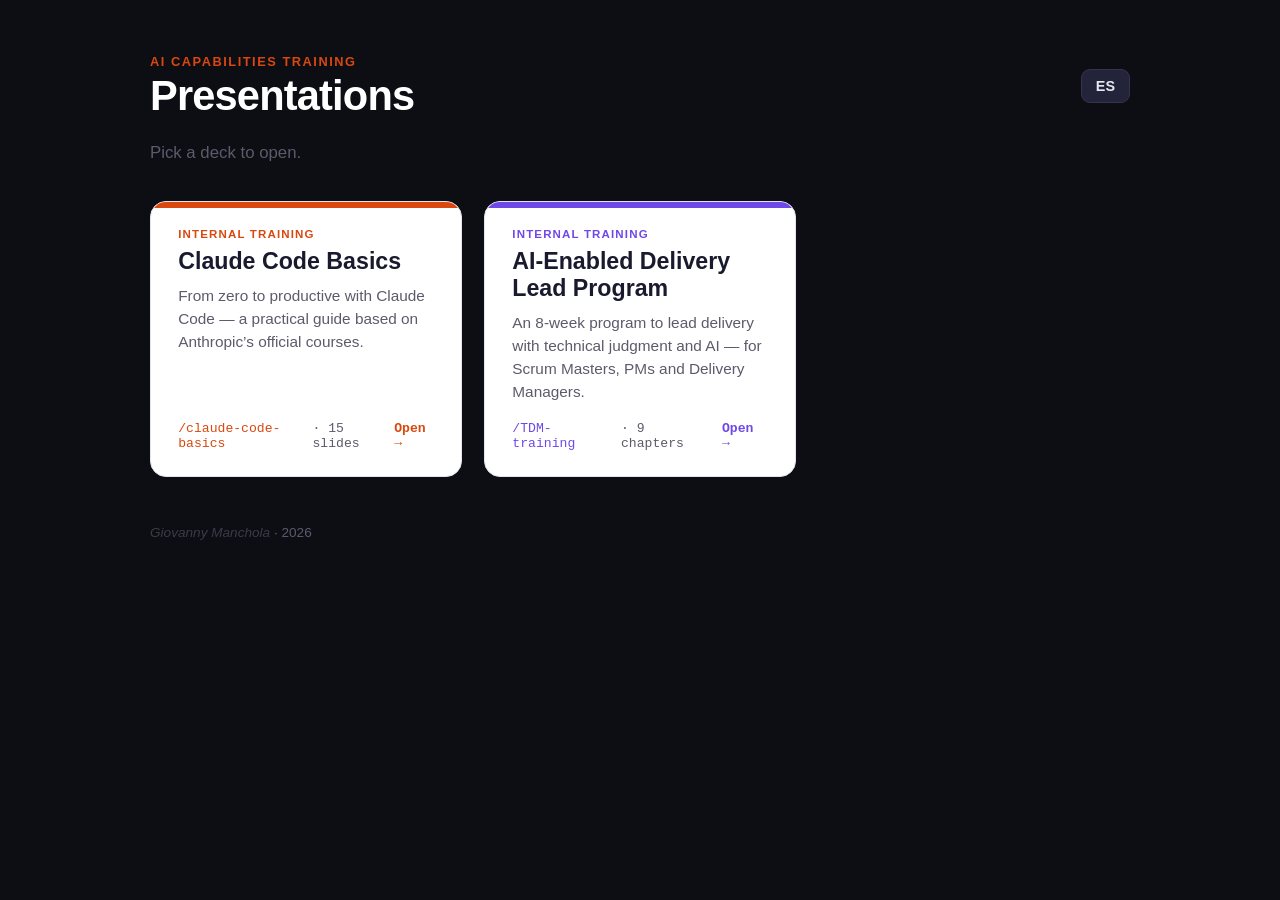
<file: list/index.html>
<!DOCTYPE html>
<html lang="en">
<head>
<meta charset="UTF-8">
<meta name="viewport" content="width=device-width, initial-scale=1">
<title>Presentations · AI Capabilities Training</title>
<link rel="stylesheet" href="../theme.css">
<link rel="stylesheet" href="../gallery.css">
</head>
<body>
  <div class="wrap">
    <header class="top">
      <div>
        <div class="kicker" id="kicker"></div>
        <h1 id="title"></h1>
      </div>
      <button id="lang-btn">ES</button>
      <p class="sub" id="sub"></p>
    </header>
    <div class="grid" id="grid"></div>
    <footer class="foot"><span class="author">Giovanny Manchola</span> · 2026</footer>
  </div>

  <script src="../presentations.js"></script>
  <script>
    // Cada presentación de nivel superior: si es curso (chapters) o deck simple,
    // su tarjeta apunta igualmente a ../<slug>/ (índice de capítulos o el deck).
    window.GALLERY_CONFIG = {
      items: window.PRESENTATIONS || [],
      hrefFor: p => `../${p.slug}/`,
      i18n: {
        en: { kicker: 'AI Capabilities Training', title: 'Presentations', sub: 'Pick a deck to open.' },
        es: { kicker: 'Capacitación en IA', title: 'Presentaciones', sub: 'Elige un deck para abrir.' }
      }
    };
  </script>
  <script src="../gallery.js"></script>
</body>
</html>
</file>
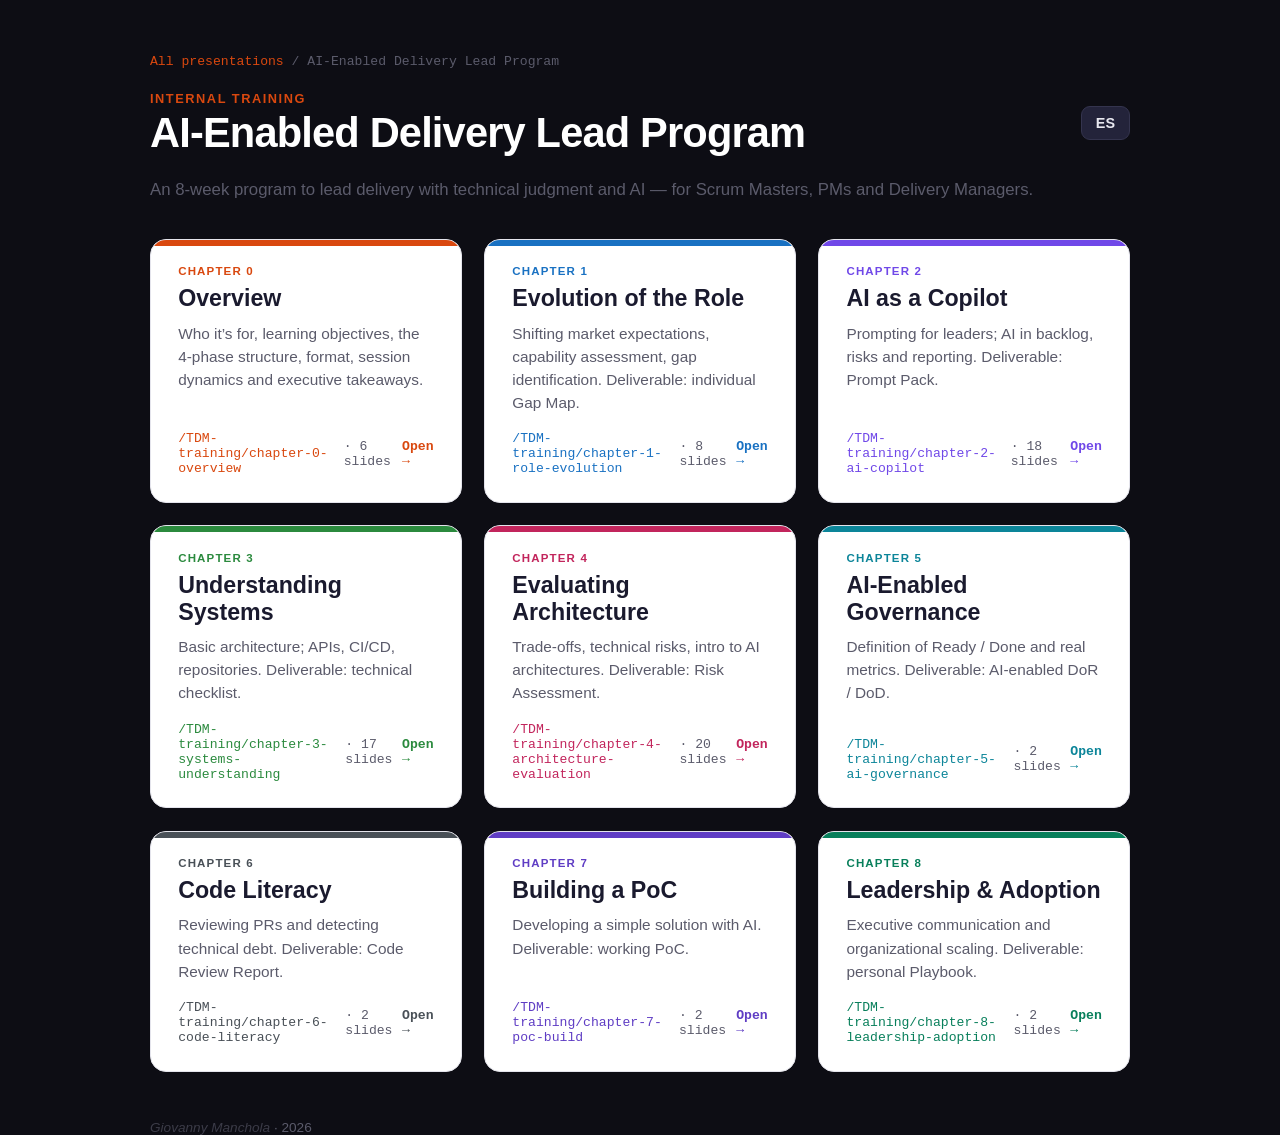
<file: TDM-training/index.html>
<!DOCTYPE html>
<html lang="en">
<head>
<meta charset="UTF-8">
<meta name="viewport" content="width=device-width, initial-scale=1">
<title>TDM Training · Chapters</title>
<link rel="stylesheet" href="../theme.css">
<link rel="stylesheet" href="../gallery.css">
</head>
<body>
  <div class="wrap">
    <header class="top">
      <nav class="crumbs" id="crumbs"></nav>
      <div>
        <div class="kicker" id="kicker"></div>
        <h1 id="title"></h1>
      </div>
      <button id="lang-btn">ES</button>
      <p class="sub" id="sub"></p>
    </header>
    <div class="grid" id="grid"></div>
    <footer class="foot"><span class="author">Giovanny Manchola</span> · 2026</footer>
  </div>

  <script src="../presentations.js"></script>
  <script>
    // Índice de capítulos de este curso. Se localiza en el registro por su slug.
    const COURSE_SLUG = 'TDM-training';
    const course = (window.PRESENTATIONS || []).find(p => p.slug === COURSE_SLUG) || {};
    window.GALLERY_CONFIG = {
      items: course.chapters || [],
      hrefFor: ch => `${ch.slug}/`,          // /TDM-training/<chapter>/
      slugBase: '/' + COURSE_SLUG,
      crumbs: [
        { href: '../list/', en: 'All presentations', es: 'Todas las presentaciones' },
        { en: (course.en && course.en.title) || COURSE_SLUG, es: (course.es && course.es.title) || COURSE_SLUG }
      ],
      i18n: {
        en: { kicker: (course.en && course.en.tag) || 'Course',
              title:  (course.en && course.en.title) || COURSE_SLUG,
              sub:    (course.en && course.en.desc) || 'Pick a chapter to open.' },
        es: { kicker: (course.es && course.es.tag) || 'Curso',
              title:  (course.es && course.es.title) || COURSE_SLUG,
              sub:    (course.es && course.es.desc) || 'Elige un capítulo para abrir.' }
      }
    };
  </script>
  <script src="../gallery.js"></script>
</body>
</html>
</file>
<file: theme.css>
/* ============================================================================
   theme.css · Esquema de colores y estilos base de TODO el sitio
   ----------------------------------------------------------------------------
   Este es el ÚNICO lugar que debes tocar para cambiar la identidad visual.
   Lo usan tanto index.html (el deck de slides) como
   claude-commands-infografia.html (la hoja de referencia).

   Cómo personalizar:
     · Cambia un color de sección (--proj, --info, …) y se actualiza en
       títulos, acentos, cintas y tarjetas de ambas páginas.
     · Cambia --ink / --muted / --line / --paper para el esquema neutro.
     · Cambia --font / --mono para la tipografía global.
   ============================================================================ */

:root{
  /* ---- Tipografía ---- */
  --font: 'Segoe UI', Tahoma, Arial, sans-serif;   /* texto general */
  --mono: 'Consolas', 'Courier New', monospace;    /* comandos y código */

  /* ---- Neutros / base ---- */
  --ink:    #1a1a2e;   /* texto principal               */
  --muted:  #5b5b6b;   /* texto secundario / descripciones */
  --line:   #e4e4ec;   /* bordes, separadores           */
  --paper:  #ffffff;   /* fondo de slides y tarjetas     */
  --stage-bg:#0d0d14;  /* fondo detrás del deck al presentar */

  /* ---- Colores de sección / acentos ---- */
  /* Cada uno se expone como clase .s-xxx (abajo) para teñir un slide o tarjeta */
  --proj:  #d9480f;   /* project management   (naranja) */
  --mode:  #7048e8;   /* mode & model         (morado)  */
  --feat:  #2b8a3e;   /* features             (verde)   */
  --info:  #1971c2;   /* información          (azul)    */
  --env:   #0c8599;   /* entorno              (cian)    */
  --integ: #e8590c;   /* integraciones        (naranja oscuro) */
  --flow:  #c2255c;   /* workflows            (magenta) */
  --cli:   #495057;   /* CLI                  (gris)    */
  --flag:  #5f3dc4;   /* flags                (violeta) */
  --short: #087f5b;   /* shortcuts            (verde azulado) */

  /* Acento por defecto cuando un elemento no fija --accent */
  --accent-default: var(--proj);
}

/* ---- Reset y base compartidos ---- */
*{ box-sizing:border-box; margin:0; padding:0; }
body{ font-family:var(--font); color:var(--ink); }

/* ============================================================================
   Clases de acento de sección
   Aplica una de estas a un contenedor para fijar su color de acento; los
   componentes internos usan var(--accent) para teñirse.
   ============================================================================ */
.s-proj { --accent: var(--proj);  }
.s-mode { --accent: var(--mode);  }
.s-feat { --accent: var(--feat);  }
.s-info { --accent: var(--info);  }
.s-env  { --accent: var(--env);   }
.s-integ{ --accent: var(--integ); }
.s-flow { --accent: var(--flow);  }
.s-cli  { --accent: var(--cli);   }
.s-flag { --accent: var(--flag);  }
.s-short{ --accent: var(--short); }
</file>
<file: gallery.css>
/* ──────────────────────────────────────────────────────────────────────
   Galería de tarjetas compartida. La usan:
     · /list        → lista todas las presentaciones (presentations.js)
     · /<curso>/     → lista las sesiones de un curso
   Consume los tokens de theme.css. El comportamiento vive en gallery.js.
   ────────────────────────────────────────────────────────────────────── */
html,body{height:100%;}
body{background:var(--stage-bg); color:var(--ink); min-height:100%; margin:0;
     font-family:var(--font); display:flex; justify-content:center; padding:6vh 5vw;}
.wrap{width:100%; max-width:980px;}
header.top{display:flex; align-items:baseline; gap:1rem; margin-bottom:2.4rem; flex-wrap:wrap;}
.crumbs{flex-basis:100%; font-family:var(--mono); font-size:.82rem; color:var(--muted); margin-bottom:.4rem;}
.crumbs a{color:var(--proj); text-decoration:none;}
.crumbs a:hover{text-decoration:underline;}
.kicker{font-size:.8rem; font-weight:800; letter-spacing:.12em; text-transform:uppercase; color:var(--proj);}
h1{font-size:2.6rem; line-height:1.05; letter-spacing:-.02em; margin:.3rem 0 0; color:#fff;}
.sub{color:var(--muted); font-size:1.05rem; margin:.6rem 0 0; flex-basis:100%;}
#lang-btn{margin-left:auto; align-self:center; background:#23233a; color:#e8e8f0;
          border:1px solid #34344e; border-radius:9px; padding:8px 14px; font-size:.9rem;
          cursor:pointer; font-weight:700;}
#lang-btn:hover{background:#32324f;}
.grid{display:grid; grid-template-columns:repeat(auto-fill,minmax(300px,1fr)); gap:1.4rem;}
a.card{display:flex; flex-direction:column; text-decoration:none; color:inherit;
       background:var(--paper); border:1px solid var(--line); border-radius:16px;
       padding:1.6rem 1.7rem; position:relative; overflow:hidden;
       transition:transform .15s, box-shadow .15s, border-color .15s;}
a.card:hover{transform:translateY(-3px); box-shadow:0 12px 30px rgba(0,0,0,.35); border-color:var(--accent,var(--proj));}
a.card::before{content:""; position:absolute; top:0; left:0; right:0; height:6px; background:var(--accent,var(--proj));}
.card .tag{font-size:.72rem; font-weight:800; letter-spacing:.1em; text-transform:uppercase; color:var(--accent,var(--proj));}
.card h2{font-size:1.45rem; line-height:1.15; margin:.5rem 0 .6rem; color:var(--ink);}
.card p{color:var(--muted); font-size:.96rem; line-height:1.5; margin:0 0 1.1rem;}
.card .meta{margin-top:auto; display:flex; align-items:center; gap:.6rem;
            font-family:var(--mono); font-size:.82rem; color:var(--muted);}
.card .slug{color:var(--accent,var(--proj));}
.card .go{margin-left:auto; font-weight:800; color:var(--accent,var(--proj));}
footer.foot{margin-top:3rem; color:var(--muted); font-size:.85rem;}
footer.foot .author{font-style:italic; opacity:.6;}
</file>
